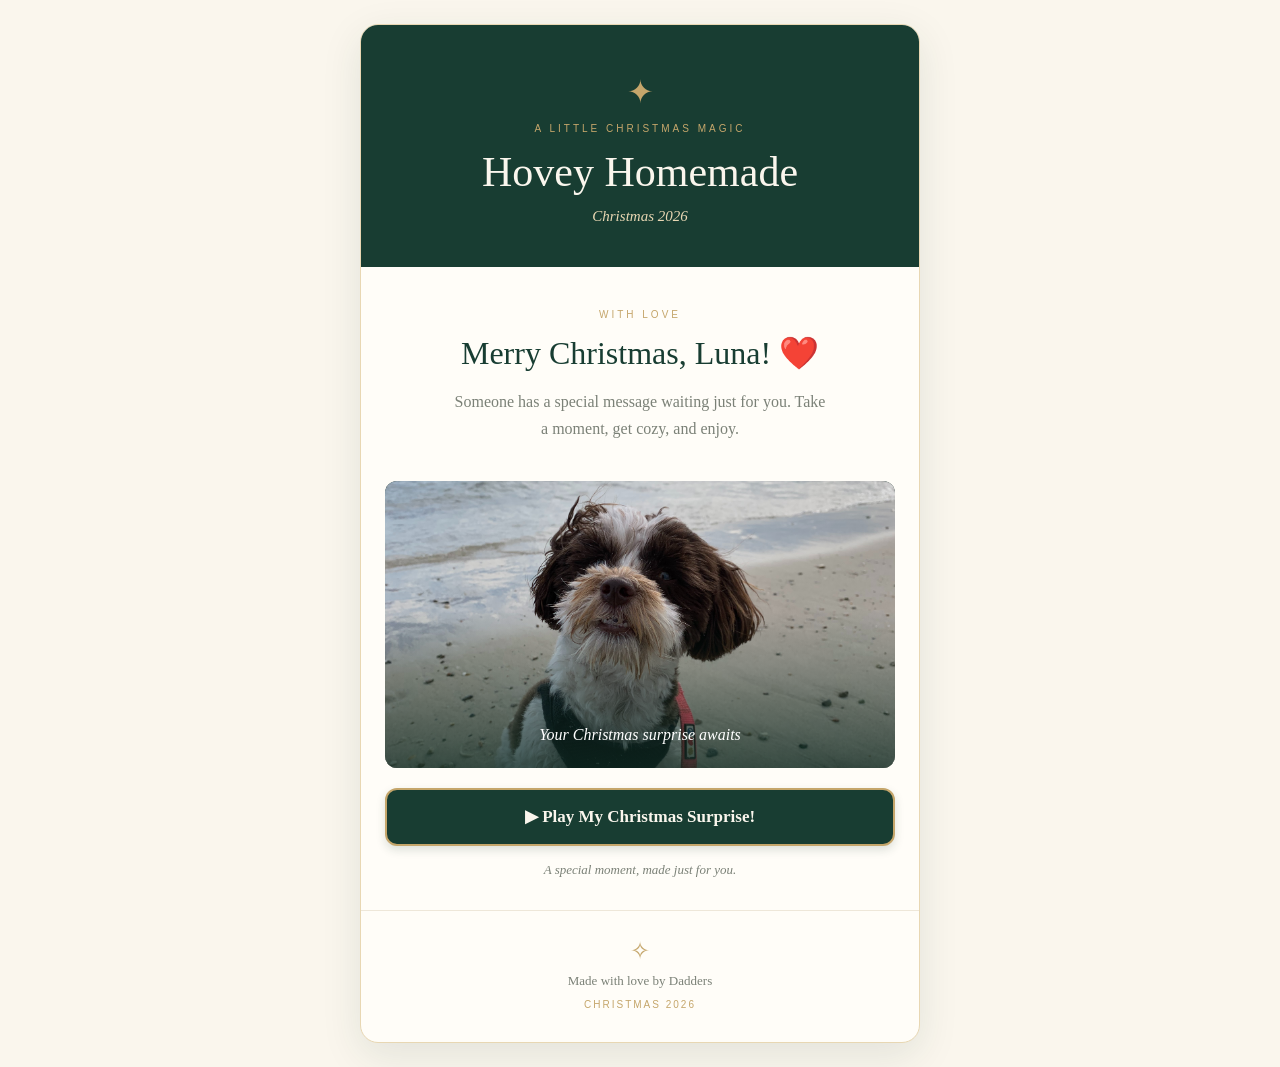
<file: index.html>
<!DOCTYPE html>
<html lang="en">
<head>
  <meta charset="UTF-8">
  <meta name="viewport" content="width=device-width, initial-scale=1.0">
  <meta name="theme-color" content="#183d32">
  <title>Hovey Homemade Christmas 2026</title>
  <link rel="stylesheet" href="style.css">
</head>
<body>
  <main class="christmas-card">
    <header class="site-header">
      <div class="ornament">✦</div>
      <p class="eyebrow">A LITTLE CHRISTMAS MAGIC</p>
      <h1>Hovey Homemade</h1>
      <p class="subtitle">Christmas 2026</p>
    </header>

    <section class="welcome">
      <p class="eyebrow">WITH LOVE</p>
      <h2 id="christmas-greeting">Merry Christmas!</h2>
      <p>
        Someone has a special message waiting just for you.
        Take a moment, get cozy, and enjoy.
      </p>
    </section>

    <section class="video-section">
      <div class="video-frame">
        <video id="surprise-video" controls playsinline preload="metadata">
          Your browser does not support video playback.
        </video>

        <div id="video-message" class="video-message">
          A special Christmas message for you ❤️
        </div>

        <div id="video-placeholder" class="video-placeholder">
          <img id="recipient-photo" src="images/luna.jpeg" alt="Luna's Christmas portrait">
          <div class="image-overlay">
            <p>Your Christmas surprise awaits</p>
          </div>
        </div>
      </div>

      <button id="play-surprise" class="surprise-button">
        ▶ Play My Christmas Surprise!
      </button>

      <p class="video-caption">
        A special moment, made just for you.
      </p>
    </section>

    <footer>
      <div class="footer-star">✧</div>
      <p id="made-with-love">Made with love</p>
      <p class="year" id="christmas-year">Christmas 2026</p>
    </footer>
  </main>

  <script src="app.js"></script>
</body>
</html>
</file>
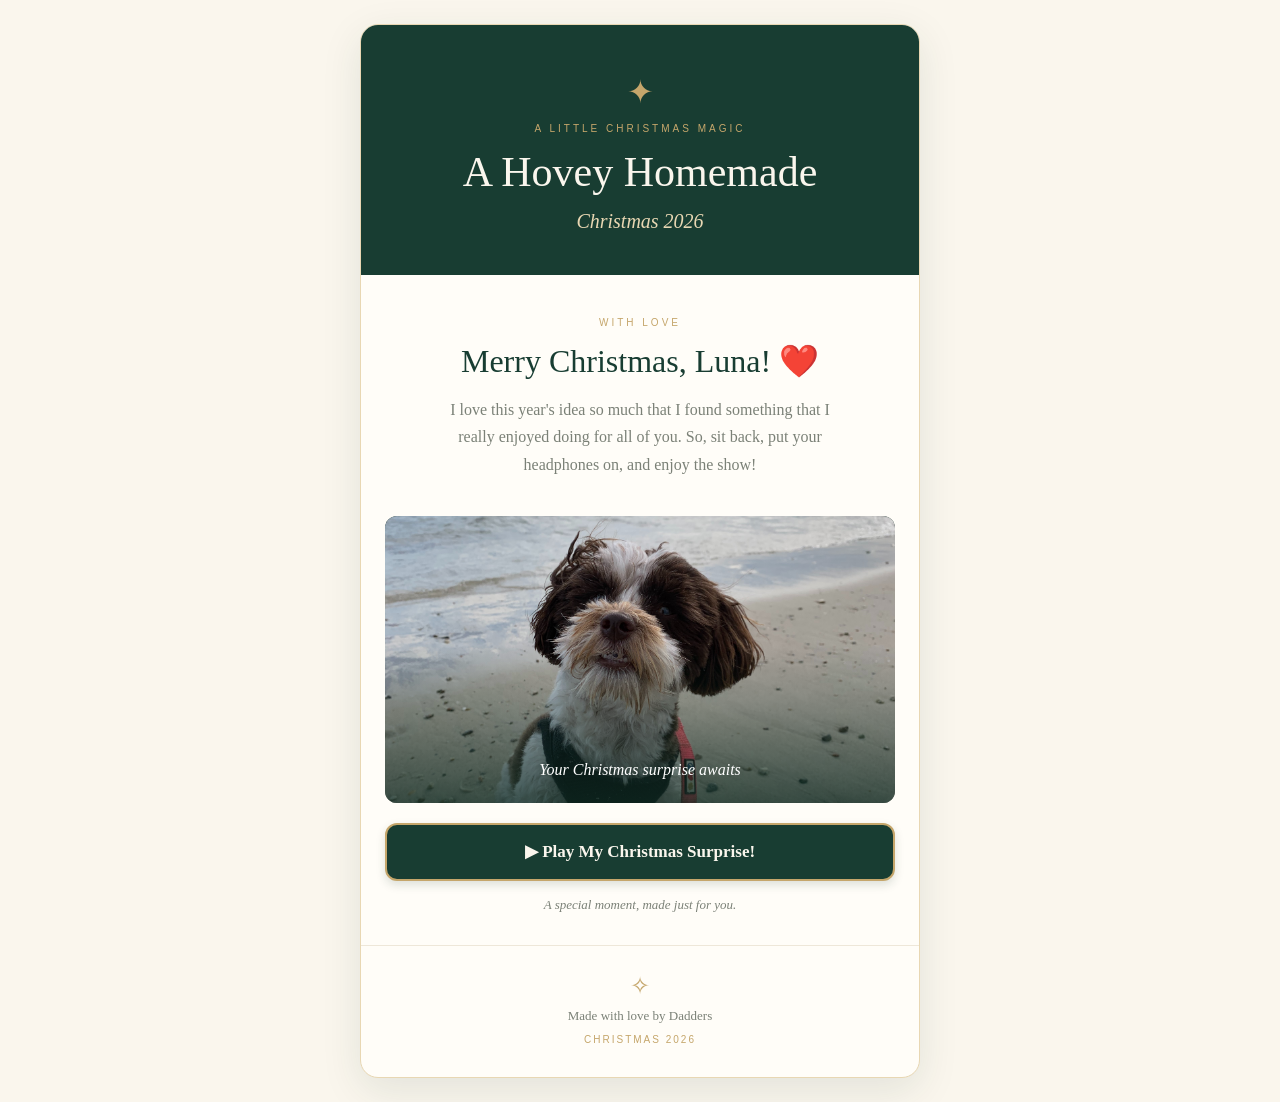
<file: Luna/index.html>
<!DOCTYPE html>
<html lang="en">
<head>
  <meta charset="UTF-8">
  <meta name="viewport" content="width=device-width, initial-scale=1.0">
  <meta name="theme-color" content="#183d32">
  <title>Hovey Homemade Christmas 2026</title>
  <link rel="stylesheet" href="style.css">
</head>
<body>
  <main class="christmas-card">
    <header class="site-header">
      <div class="ornament">✦</div>
      <p class="eyebrow">A LITTLE CHRISTMAS MAGIC</p>
      <h1>A Hovey Homemade</h1>
      <p class="subtitle">Christmas 2026</p>
    </header>

    <section class="welcome">
      <p class="eyebrow">WITH LOVE</p>
      <h2 id="christmas-greeting">Merry Christmas!</h2>
      <p>
        I love this year's idea so much that I found something that I really 
        enjoyed doing for all of you. So, sit back, put your headphones on, and 
        enjoy the show!
      </p>
    </section>

    <section class="video-section">
      <div class="video-frame">
        <video id="surprise-video" controls playsinline preload="metadata">
          Your browser does not support video playback.
        </video>

        <div id="video-message" class="video-message">
          A special Christmas message for you ❤️
        </div>

        <div id="video-placeholder" class="video-placeholder">
          <img id="recipient-photo" src="images/luna.jpeg" alt="Luna's Christmas portrait">
          <div class="image-overlay">
            <p>Your Christmas surprise awaits</p>
          </div>
        </div>
      </div>

      <button id="play-surprise" class="surprise-button">
        ▶ Play My Christmas Surprise!
      </button>

      <p class="video-caption">
        A special moment, made just for you.
      </p>
    </section>

    <footer>
      <div class="footer-star">✧</div>
      <p id="made-with-love">Made with love</p>
      <p class="year" id="christmas-year">Christmas 2026</p>
    </footer>
  </main>

  <script src="app.js"></script>
</body>
</html>
</file>
<file: style.css>
/* =================================
   CHRISTMAS MEMORIES
   Warm & Cozy Christmas Theme
================================= */

:root {
  --evergreen: #183d32;
  --deep-green: #102c24;
  --cream: #faf6ed;
  --warm-white: #fffdf8;
  --gold: #c5a66b;
  --soft-gold: #e8d7b3;
  --text: #34443b;
  --muted: #7b8177;
}

* {
  margin: 0;
  padding: 0;
  box-sizing: border-box;
}

body {
  min-height: 100vh;
  background: var(--cream);
  color: var(--text);
  font-family: Georgia, "Times New Roman", serif;
  padding: 24px 16px;
}

.christmas-card {
  max-width: 560px;
  margin: 0 auto;
  background: var(--warm-white);
  border: 1px solid var(--soft-gold);
  border-radius: 18px;
  overflow: hidden;
  box-shadow: 0 12px 40px rgba(24, 61, 50, 0.10);
}

/* HEADER */

.site-header {
  background: var(--evergreen);
  color: var(--cream);
  text-align: center;
  padding: 48px 24px 42px;
  position: relative;
}

.ornament {
  color: var(--gold);
  font-size: 32px;
  margin-bottom: 12px;
}

.eyebrow {
  font-family: Arial, sans-serif;
  font-size: 10px;
  letter-spacing: 3px;
  text-transform: uppercase;
  color: var(--gold);
  margin-bottom: 14px;
}

.site-header h1 {
  font-size: clamp(30px, 8vw, 42px);
  font-weight: normal;
  line-height: 1.15;
}

.subtitle {
  font-size: 15px;
  font-style: italic;
  color: var(--soft-gold);
  margin-top: 12px;
}

/* WELCOME */

.welcome {
  text-align: center;
  padding: 42px 30px 28px;
}

.welcome h2 {
  color: var(--evergreen);
  font-size: 32px;
  font-weight: normal;
  margin-bottom: 16px;
}

.welcome > p:last-child {
  font-size: 16px;
  line-height: 1.7;
  color: var(--muted);
  max-width: 380px;
  margin: 0 auto;
}

/* VIDEO */

.video-section {
  padding: 10px 24px 32px;
}

.video-frame {
  position: relative;
  background: var(--deep-green);
  border-radius: 12px;
  overflow: hidden;
  aspect-ratio: 16 / 9;
  display: flex;
  align-items: center;
  justify-content: center;
}

.video-frame video {
  display: none;
  width: 100%;
  height: 100%;
  object-fit: contain;
}

.video-frame video.active {
  display: block;
}

.video-placeholder {
  color: var(--cream);
  text-align: center;
}

.play-icon {
  display: inline-flex;
  align-items: center;
  justify-content: center;
  width: 58px;
  height: 58px;
  border: 1px solid var(--gold);
  border-radius: 50%;
  color: var(--gold);
  font-size: 20px;
  padding-left: 4px;
  margin-bottom: 14px;
}

.video-placeholder {
  position: absolute;
  inset: 0;
  width: 100%;
  height: 100%;
  color: var(--cream);
  text-align: center;
  overflow: hidden;
}

.video-placeholder img {
  width: 100%;
  height: 100%;
  object-fit: cover;
  display: block;
}

.image-overlay {
  position: absolute;
  inset: 0;
  display: flex;
  align-items: flex-end;
  justify-content: center;
  padding: 24px;
  background: linear-gradient(
    transparent 45%,
    rgba(16, 44, 36, 0.75)
  );
}

.image-overlay p {
  color:white;
  font-size: 16px;
  font-style: italic;
}

.video-caption {
  text-align: center;
  font-size: 13px;
  font-style: italic;
  color: var(--muted);
  margin-top: 16px;
}

/* FOOTER */

footer {
  text-align: center;
  padding: 26px 20px 32px;
  border-top: 1px solid #eee7d9;
  color: var(--muted);
}

.footer-star {
  color: var(--gold);
  font-size: 24px;
  margin-bottom: 8px;
}

footer p {
  font-size: 13px;
}

footer .year {
  font-family: Arial, sans-serif;
  font-size: 10px;
  letter-spacing: 2px;
  text-transform: uppercase;
  margin-top: 10px;
  color: var(--gold);
}

/* MOBILE ADJUSTMENTS */

@media (max-width: 480px) {
  body {
    padding: 12px;
  }

  .site-header {
    padding: 38px 18px 34px;
  }

  .welcome {
    padding: 34px 22px 24px;
  }

  .welcome h2 {
    font-size: 28px;
  }
  .video-message {
    bottom: 5%;  
  }
  .video-section {
    padding: 8px 16px 28px;
  }
  
}
.surprise-button {
  display: block;
  width: 100%;
  min-height: 58px;
  margin: 20px auto 0;
  padding: 16px 20px;
  background: var(--evergreen);
  color: var(--cream);
  border: 2px solid var(--gold);
  border-radius: 12px;
  font-family: Georgia, serif;
  font-size: 17px;
  font-weight: bold;
  cursor: pointer;
  box-shadow: 0 4px 10px rgba(24, 61, 50, 0.15);
}

.surprise-button:active {
  transform: scale(0.98);
  background: var(--deep-green);
}
.video-message {
  display: none;
  position: absolute;
  bottom: 32px;
  left: 0;
  width: 100%;
  padding: 18px 12px;
  background: rgba(16, 44, 36, 0.35);
  color: var(--cream);
  text-align: center;
  font-family: Georgia, serif;
  font-size: 15px;
  font-style: italic;
  line-height: 1.4;
  z-index: 5;
  pointer-events: none;
}

.video-message.active {
  display: block;
}
</file>
<file: Luna/style.css>
/* =================================
   CHRISTMAS MEMORIES
   Warm & Cozy Christmas Theme
================================= */

:root {
  --evergreen: #183d32;
  --deep-green: #102c24;
  --cream: #faf6ed;
  --warm-white: #fffdf8;
  --gold: #c5a66b;
  --soft-gold: #e8d7b3;
  --text: #34443b;
  --muted: #7b8177;
}

* {
  margin: 0;
  padding: 0;
  box-sizing: border-box;
}

body {
  min-height: 100vh;
  background: var(--cream);
  color: var(--text);
  font-family: Georgia, "Times New Roman", serif;
  padding: 24px 16px;
}

.christmas-card {
  max-width: 560px;
  margin: 0 auto;
  background: var(--warm-white);
  border: 1px solid var(--soft-gold);
  border-radius: 18px;
  overflow: hidden;
  box-shadow: 0 12px 40px rgba(24, 61, 50, 0.10);
}

/* HEADER */

.site-header {
  background: var(--evergreen);
  color: var(--cream);
  text-align: center;
  padding: 48px 24px 42px;
  position: relative;
}

.ornament {
  color: var(--gold);
  font-size: 32px;
  margin-bottom: 12px;
}

.eyebrow {
  font-family: Arial, sans-serif;
  font-size: 10px;
  letter-spacing: 3px;
  text-transform: uppercase;
  color: var(--gold);
  margin-bottom: 14px;
}

.site-header h1 {
  font-size: clamp(30px, 8vw, 42px);
  font-weight: normal;
  line-height: 1.15;
}

.subtitle {
  font-size: 20px;
  font-style: italic;
  color: var(--soft-gold);
  margin-top: 14px;
}

/* WELCOME */

.welcome {
  text-align: center;
  padding: 42px 30px 28px;
}

.welcome h2 {
  color: var(--evergreen);
  font-size: 32px;
  font-weight: normal;
  margin-bottom: 16px;
}

.welcome > p:last-child {
  font-size: 16px;
  line-height: 1.7;
  color: var(--muted);
  max-width: 380px;
  margin: 0 auto;
}

/* VIDEO */

.video-section {
  padding: 10px 24px 32px;
}

.video-frame {
  position: relative;
  background: var(--deep-green);
  border-radius: 12px;
  overflow: hidden;
  aspect-ratio: 16 / 9;
  display: flex;
  align-items: center;
  justify-content: center;
}

.video-frame video {
  display: none;
  width: 100%;
  height: 100%;
  object-fit: contain;
}

.video-frame video.active {
  display: block;
}

.video-placeholder {
  color: var(--cream);
  text-align: center;
}

.play-icon {
  display: inline-flex;
  align-items: center;
  justify-content: center;
  width: 58px;
  height: 58px;
  border: 1px solid var(--gold);
  border-radius: 50%;
  color: var(--gold);
  font-size: 20px;
  padding-left: 4px;
  margin-bottom: 14px;
}

.video-placeholder {
  position: absolute;
  inset: 0;
  width: 100%;
  height: 100%;
  color: var(--cream);
  text-align: center;
  overflow: hidden;
}

.video-placeholder img {
  width: 100%;
  height: 100%;
  object-fit: cover;
  display: block;
}

.image-overlay {
  position: absolute;
  inset: 0;
  display: flex;
  align-items: flex-end;
  justify-content: center;
  padding: 24px;
  background: linear-gradient(
    transparent 45%,
    rgba(16, 44, 36, 0.75)
  );
}

.image-overlay p {
  color:white;
  font-size: 16px;
  font-style: italic;
}

.video-caption {
  text-align: center;
  font-size: 13px;
  font-style: italic;
  color: var(--muted);
  margin-top: 16px;
}

/* FOOTER */

footer {
  text-align: center;
  padding: 26px 20px 32px;
  border-top: 1px solid #eee7d9;
  color: var(--muted);
}

.footer-star {
  color: var(--gold);
  font-size: 24px;
  margin-bottom: 8px;
}

footer p {
  font-size: 13px;
}

footer .year {
  font-family: Arial, sans-serif;
  font-size: 10px;
  letter-spacing: 2px;
  text-transform: uppercase;
  margin-top: 10px;
  color: var(--gold);
}

/* MOBILE ADJUSTMENTS */

@media (max-width: 480px) {
  body {
    padding: 12px;
  }

  .site-header {
    padding: 38px 18px 34px;
  }

  .welcome {
    padding: 34px 22px 24px;
  }

  .welcome h2 {
    font-size: 28px;
  }

  .video-section {
    padding: 8px 16px 28px;
  }
  
}
.surprise-button {
  display: block;
  width: 100%;
  min-height: 58px;
  margin: 20px auto 0;
  padding: 16px 20px;
  background: var(--evergreen);
  color: var(--cream);
  border: 2px solid var(--gold);
  border-radius: 12px;
  font-family: Georgia, serif;
  font-size: 17px;
  font-weight: bold;
  cursor: pointer;
  box-shadow: 0 4px 10px rgba(24, 61, 50, 0.15);
}

.surprise-button:active {
  transform: scale(0.98);
  background: var(--deep-green);
}
.video-message {
  display: none;
  position: absolute;
  bottom: 5px;
  left: 0;
  width: 100%;
  padding: 18px 12px;
  background: rgba(16, 44, 36, 0.35);
  color: var(--cream);
  text-align: center;
  font-family: Georgia, serif;
  font-size: 15px;
  font-style: italic;
  line-height: 1.4;
  z-index: 5;
  pointer-events: none;
}

.video-message.active {
  display: block;
}
</file>
